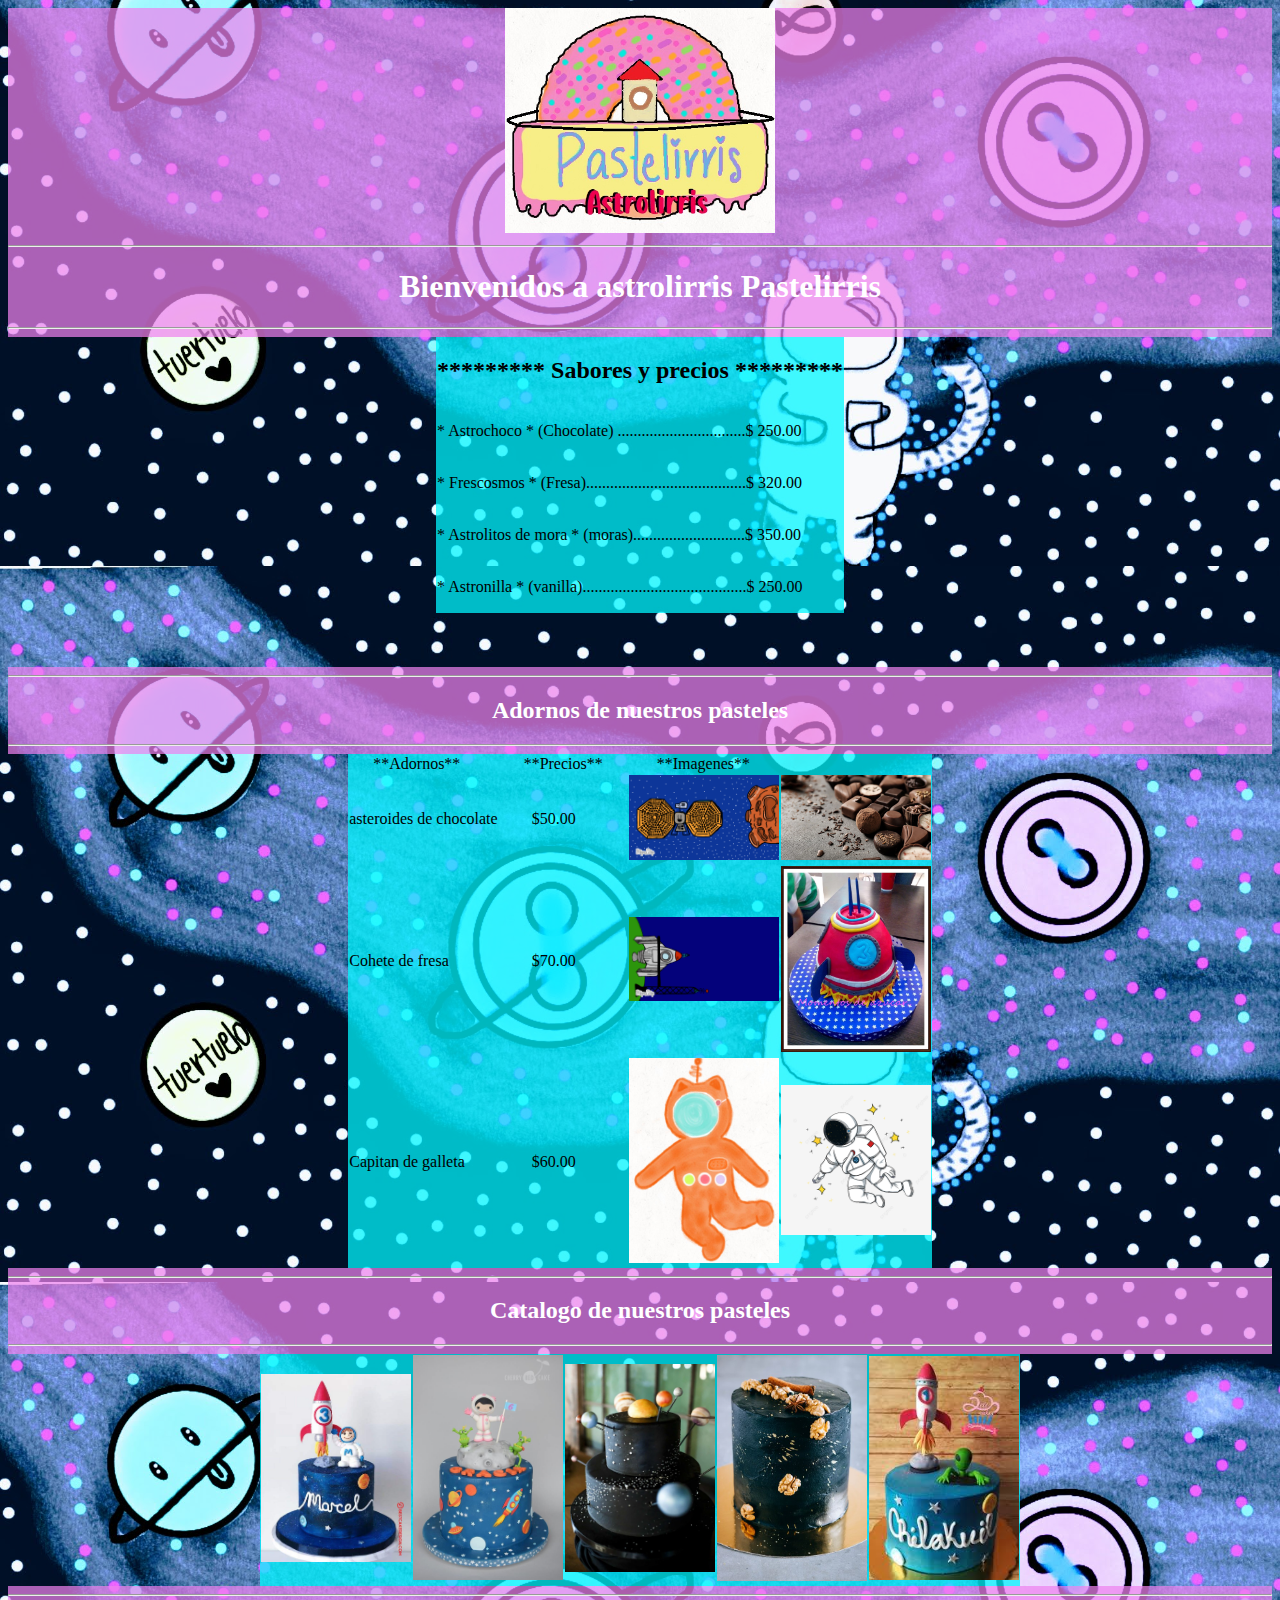
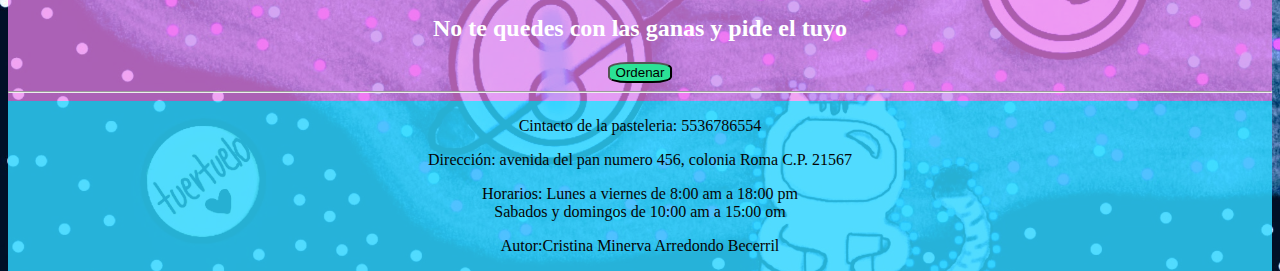
<file: Semana2/index.html>
<!DOCTYPE html>
<HTML lang="en">
    <HEAD>
        <meta charset="UTF-8">
        <meta http-equiv="X-UA-Compatible" content="IE-edge">
        <meta name="viewport" content="width=device-width, initial-scale=1.0">
        <title>Astrolitos Pastelirris
        </title>
        <link rel="stylesheet" href="">
        <style></style>
    </HEAD>
    <body background="imagenes/IMG_4470 Copy.JPG">

    
        <!-- <h1>Bienvenidos explorers</h1> Podemos utilizar para recomendaciones-->
        <!-- <h2>Bienvenidos explorers</h2> Podemos utilizar para recomendaciones-->
        <!-- <h3>Bienvenidos explorers</h3> Podemos utilizar para recomendaciones
        <h1>Bienvenidos explorers</h1>
        <h2>Práctica 1</h2>
        <p>Este es un parrafo para los explorers Este es un parrafo para los explorers Este es un parrafo para los explorers
            Este es un parrafo para los explorers Este es un parrafo para los explorers Este es un parrafo para los explorers
        </p>
        <br>
        <a href="https://github.com/LaunchX-InnovaccionVirtual/FrontEnd-Mision/tree/main/02%20-%20HTML/practicas" target="blank">Link a launchX</a>
        <img src="https://imgur.com/gallery/Dbgfutb.jpeg" alt="superman">
        <a href=""><img src="imagenes/superman.jpeg"></a>-->
        <style type="text/css">
            /*body {
              color: rgb(0, 0, 0);
              background-color: #ffec95 
              
            }*/
            button{
                color: black;
                background-color: rgb(43, 226, 150);
                border-radius: 30%;
            }
            footer{
            color: rgb(5, 5, 5);
            align-content: center;
            align-items: center;
            text-align: center;
            background-color: rgba(46, 213, 255, 0.829)
        }
            div{
                color: rgb(255, 255, 255);
                align-content: center;
                align-items: center;
                text-align: center;
                background-color: rgba(238, 130, 238, 0.719);
            }
            
            body {
                height: 400px;
               /* background-image: ;*/
                background-size: cover;
                background-repeat: repeat-y;
                background-position: center center;
                color: rgb(0, 0, 0)

            }
            table {
                background-color: #00f7ffbe;
                margin: 0 auto;
                border-collapse: collapse;
            }
            </style>
          
        <div> 
            <img src="imagenes/IMG_4493.jpg" alt="Astrolitos" width="270px">
        </div>
        <div> 
            <hr>
                <h1>Bienvenidos a astrolirris Pastelirris</h1>
            
         <hr>
        </div>
        <table>  
               <tr><td><h2> ********* Sabores y precios *********</h2></td></tr>  
               <tr><td><p>  * Astrochoco * (Chocolate) ................................$ 250.00</p></td> </tr> 
               <tr><td><p>  * Frescosmos * (Fresa)........................................$ 320.00</p></td> </tr>
               <tr><td><p>  * Astrolitos de mora * (moras)............................$ 350.00</p></td> </tr>
               <tr> <td><p>  * Astronilla * (vanilla).........................................$ 250.00</p> </td></tr> 
           
          
        </table>
        <br>
        <br>
        <br>
        <div> 
            <hr>
                <h2 id="a">Adornos de nuestros pasteles</h2>
            
         <hr>
        </div> 

        <table>
            <tr>
                <td> &nbsp; &nbsp; &nbsp; **Adornos** &nbsp; &nbsp;&nbsp;  </td>
                <td> &nbsp; &nbsp; &nbsp; **Precios** &nbsp; &nbsp; &nbsp;</td>
                <td> &nbsp; &nbsp;&nbsp; &nbsp; **Imagenes** &nbsp; &nbsp; &nbsp;</td>
            </tr>
            <tr>
                <td> asteroides de chocolate </td>
                <td> &nbsp; &nbsp; &nbsp; &nbsp; $50.00 &nbsp;&nbsp; &nbsp; &nbsp;</td>
                <td> <img src="imagenes/viajealucy.gif" alt="Asteroides de Chocolate" width="150px"></td>
                <td> <img src="imagenes/Asteroides.webp"alt="Cohete" width="150ox"</td>

            </tr>
            <tr>
                <td> Cohete de fresa</td>
                <td> &nbsp; &nbsp; &nbsp; &nbsp; $70.00 &nbsp; &nbsp; &nbsp; &nbsp;</td>
                <td> <img src="imagenes/lucy_D .gif" alt="Astrolitos" width="150px"></td>
                <td> <img src="imagenes/Cohete.jpg " alt="Cohete" width="150ox"></td>
            </tr>
            <tr>
                <td> Capitan de galleta</td>
                <td> &nbsp; &nbsp; &nbsp; &nbsp; $60.00 &nbsp; &nbsp; &nbsp; &nbsp;</td>
                <td> <img src="imagenes/IMG_4498.jpg" alt="Astrolitos" width="150px"></td>
                <td> <img src="imagenes/Astronauta.jpg" alt="Astronauta" width="150ox"></td>

            </tr>
        </table>

        <table>
            <div> 
                <hr>
                    <h2>Catalogo de nuestros pasteles</h2>
                
             <hr>
            </div>
            
        
            <tr>
                <td><img src="imagenes/Pastel1.jpg" alt="Pastel1" width="150ox"></td>
                <td><img src="imagenes/Pastel2.jpg" alt="Pastel2" width="150ox"></td>
                <td><img src="imagenes/Pastel3.jpg" alt="Pastel3" width="150ox"></td>
                <td><img src="imagenes/Pastel4.jpg" alt="Pastel4" width="150ox"></td>
                <td><img src="imagenes/Pastel5.jpg" alt="Pastel5" width="150ox"></td>
            </tr>
        </table>

        <div> 
            <hr>
                <h2>No te quedes con las ganas y pide el tuyo </h2>
                <a href="Formulario.html">
                   <button >Ordenar</button> 
                </a>
         <hr>
        </div>
        <footer>
            <p>Cintacto de la pasteleria: 5536786554</p>
            <p>Dirección: avenida del pan numero 456, colonia Roma C.P. 21567</p>
            <P>Horarios: Lunes a viernes de 8:00 am a 18:00 pm 
                <br>
                Sabados y domingos de 10:00 am a 15:00 om
            </P>
            <p>Autor:Cristina Minerva Arredondo Becerril </p>
          </footer>
    </body>
</HTML>
</file>
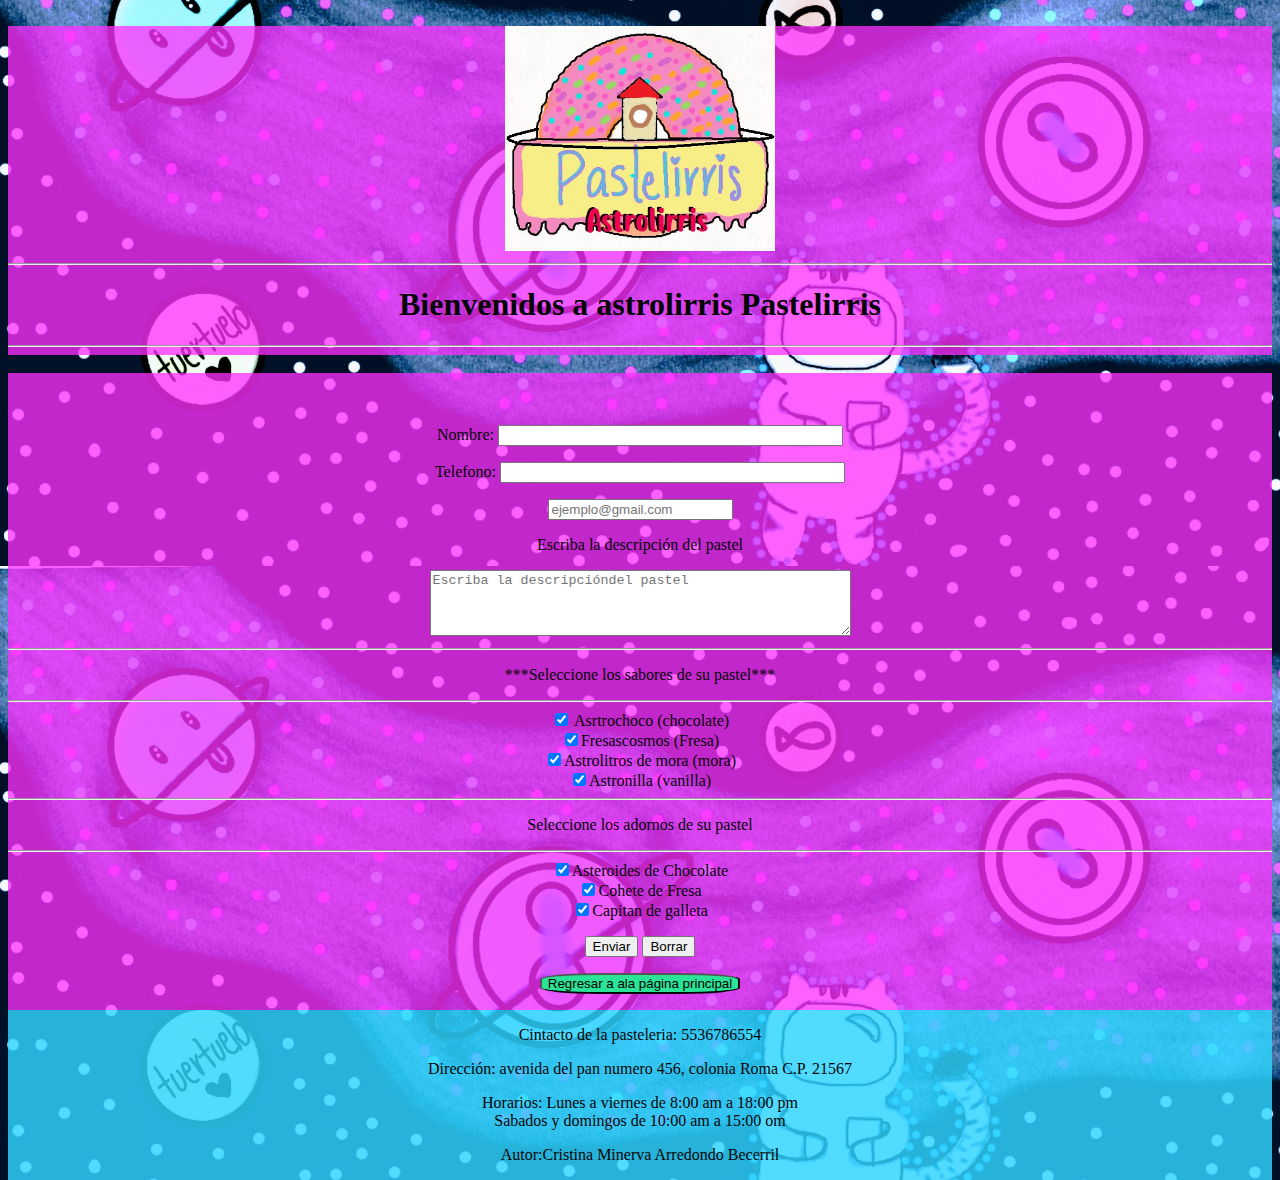
<file: Semana2/Formulario.html>
<!DOCTYPE html>
<HTML lang="en">
    <HEAD>
        <meta charset="UTF-8">
        <meta http-equiv="X-UA-Compatible" content="IE-edge">
        <meta name="viewport" content="width=device-width, initial-scale=1.0">
        <title>Astrolitos Pastelirris
        </title>
        <link rel="stylesheet" href="">
        <style></style>
    </HEAD>
    <style type="text/css">
        /*body {
          color: rgb(0, 0, 0);
          background-color: #ffec95 
          
        }*/
        button{
            color: black;
            background-color: rgb(43, 226, 150);
            border-radius: 30%;
        }
        footer{
            color: rgb(5, 5, 5);
            align-content: center;
            align-items: center;
            text-align: center;
            background-color: rgba(46, 213, 255, 0.829)
        }
        div{
            color: rgb(5, 5, 5);
            align-content: center;
            align-items: center;
            text-align: center;
            background-color: rgba(255, 47, 255, 0.76);
        }
        
        body {
            height: 400px;
           /* background-image: ;*/
            background-size: cover;
            background-repeat: repeat-y;
            background-position: center center;
            color: rgb(0, 0, 0)

        }
        table {
            background-color: #00f7ffbe;
            margin: 0 auto;
            border-collapse: collapse;
        }
        </style>
    <body background="imagenes/IMG_4470 Copy.JPG">
        <br>
        <div> 
            <img src="imagenes/IMG_4493.jpg" alt="Astrolitos" width="270px">
        </div>
        <div> 
            <hr>
                <h1>Bienvenidos a astrolirris Pastelirris</h1>
            
         <hr>
        </div>
        <br>
     <div>
         <br>
         <br>
        <form action="ejemplo.php" method="get">
            <p>Nombre: <input type="text" name="nombre" size="40"></p>
            <p>Telefono: <input type="text" name="Telefono" size="40"></p>
            <input type="email" placeholder="ejemplo@gmail.com">
            <p>Escriba la descripción del pastel</p>
            <textarea name="texto" rows="4" cols="50" placeholder="Escriba la descripcióndel pastel "></textarea>
            <hr>
            <p>***Seleccione los sabores de su pastel***</p>
            <hr>
            <input type="checkbox" name="chocolate" checked> Asrtrochoco (chocolate)
            <br>
            <input type="checkbox" name="Fresas" checked>Fresascosmos (Fresa)
            <br>
            <input type="checkbox" name="moras" checked>Astrolitros de mora (mora)
            <br>
            <input type="checkbox" name="vanilla" checked>Astronilla (vanilla)
            <br>
            <hr>
            <p>Seleccione los adornos de su pastel </p>
            <hr>
            <input type="checkbox" name="Asteroides de Chocolate" checked>Asteroides de Chocolate
            <br>
            <input type="checkbox" name="Cohete de Fresa" checked>Cohete de Fresa 
            <br>
            <input type="checkbox" name="Capitan de galleta" checked>Capitan de galleta 
            <p>
              <input type="submit" value="Enviar">
              <input type="reset" value="Borrar">
            </p>
            <p>
                <a href="index.html">
                    <button >Regresar a ala página principal</button> 
                 </a>
            </p>
          </form>
     </div>

     <footer>
        <p>Cintacto de la pasteleria: 5536786554</p>
        <p>Dirección: avenida del pan numero 456, colonia Roma C.P. 21567</p>
        <P>Horarios: Lunes a viernes de 8:00 am a 18:00 pm 
            <br>
            Sabados y domingos de 10:00 am a 15:00 om
        </P>
        <p>Autor:Cristina Minerva Arredondo Becerril </p>
      </footer>
    </body>
 </HTML>
</file>
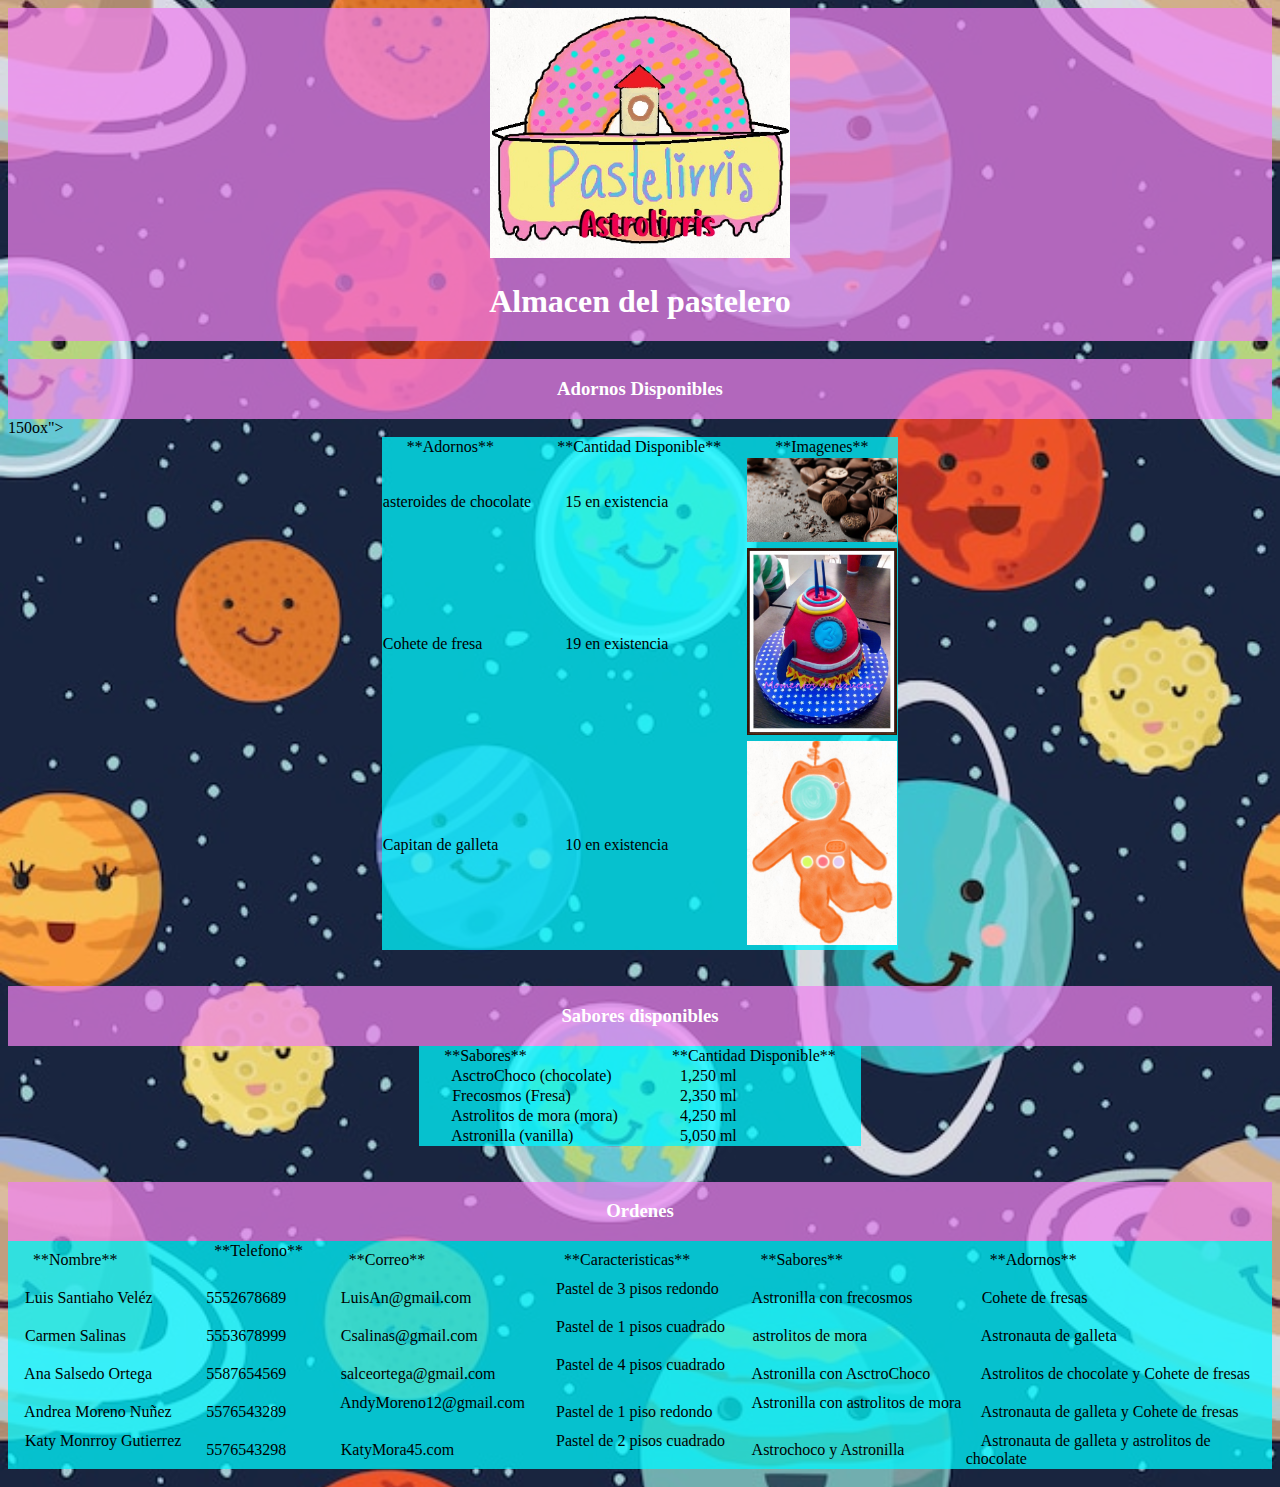
<file: Semana2/PasteleroPedidos.html>
<!DOCTYPE html>
<HTML lang="en">
    <HEAD>
        <meta charset="UTF-8">
        <meta http-equiv="X-UA-Compatible" content="IE-edge">
        <meta name="viewport" content="width=device-width, initial-scale=1.0">
        <title>Astrolitos Pastelirris
        </title>
        <link rel="stylesheet" href="">
        <style></style>
    </HEAD>
    <body background="imagenes/FondoPastelero2.jpg">
        <style type="text/css">
            /*body {
              color: rgb(0, 0, 0);
              background-color: #ffec95 
              
            }*/
            button{
                color: black;
                background-color: rgb(43, 226, 150);
                border-radius: 30%;
            }
            footer{
            color: rgb(5, 5, 5);
            align-content: center;
            align-items: center;
            text-align: center;
            background-color: rgba(46, 213, 255, 0.829)
        }
            div{
                color: rgb(255, 255, 255);
                align-content: center;
                align-items: center;
                text-align: center;
                background-color: rgba(238, 130, 238, 0.719);
            }
            
            body {
                height: 400px;
               /* background-image: ;*/
                background-size: cover;
                background-repeat: repeat-y;
                background-position: center center;
                color: rgb(0, 0, 0)

            }
            table {
                background-color: #00f7ffbe;
                margin: 0 auto;
                border-collapse: collapse;
            }
            </style>
                <div> 
                    <img src="imagenes/IMG_4493.jpg" alt="Astrolitos" width="300px">
                </div>
        <div>
           <h1>Almacen del pastelero </h1>         
        </div>
        <br>
        <div>
            <h3>Adornos Disponibles</h3>
        </div>
        <table>
            <tr>
                <td> &nbsp; &nbsp; &nbsp; **Adornos** &nbsp; &nbsp;&nbsp;  </td>
                <td> &nbsp; &nbsp; &nbsp; **Cantidad Disponible** &nbsp; &nbsp; &nbsp;</td>
                <td> &nbsp; &nbsp;&nbsp; &nbsp; **Imagenes** &nbsp; &nbsp; &nbsp;</td>
            </tr>
            <tr>
                <td> asteroides de chocolate </td>
                <td> &nbsp; &nbsp; &nbsp; &nbsp; 15 en existencia &nbsp;&nbsp; &nbsp; &nbsp;</td>
                <td> <img src="imagenes/Asteroides.webp"alt="Cohete" width="150ox"</td>

            </tr>
            <tr>
                <td> Cohete de fresa</td>
                <td> &nbsp; &nbsp; &nbsp; &nbsp; 19 en existencia &nbsp; &nbsp; &nbsp; &nbsp;</td>
                <td> <img src="imagenes/Cohete.jpg " alt="Cohete" width="150ox"></td>
            </tr>
            <tr>
                <td> Capitan de galleta</td>
                <td> &nbsp; &nbsp; &nbsp; &nbsp; 10 en existencia &nbsp; &nbsp; &nbsp; &nbsp;</td>
                <td> <img src="imagenes/IMG_4498.jpg" alt="Astrolitos" width="150px"></td>150ox"></td>

            </tr>
        </table>
        <br>
        <br>
        <div>
            <h3>Sabores disponibles</h3>
        </div>
        <table>
            <tr>
                <td> &nbsp; &nbsp; &nbsp; **Sabores** &nbsp; &nbsp;&nbsp;  </td>
                <td> &nbsp; &nbsp; &nbsp; **Cantidad Disponible** &nbsp; &nbsp; &nbsp;</td>
            </tr>
            <tr>
                <td> &nbsp; &nbsp; &nbsp; &nbsp; AsctroChoco (chocolate) &nbsp;&nbsp; &nbsp; &nbsp;</td>
                <td> &nbsp; &nbsp; &nbsp; &nbsp; 1,250 ml &nbsp;&nbsp; &nbsp; &nbsp;</td>
            </tr>
            <tr>
                <td> &nbsp; &nbsp; &nbsp; &nbsp; Frecosmos (Fresa) &nbsp;&nbsp; &nbsp; &nbsp;</td>
                <td> &nbsp; &nbsp; &nbsp; &nbsp; 2,350 ml &nbsp;&nbsp; &nbsp; &nbsp;</td>

            </tr>
            <tr>
                <td> &nbsp; &nbsp; &nbsp; &nbsp; Astrolitos de mora (mora) &nbsp;&nbsp; &nbsp; &nbsp;</td>
                <td> &nbsp; &nbsp; &nbsp; &nbsp; 4,250 ml &nbsp;&nbsp; &nbsp; &nbsp;</td>
            </tr>
            <tr>
                <td> &nbsp; &nbsp; &nbsp; &nbsp; Astronilla (vanilla) &nbsp;&nbsp; &nbsp; &nbsp;</td>
                <td> &nbsp; &nbsp; &nbsp; &nbsp; 5,050 ml &nbsp;&nbsp; &nbsp; &nbsp;</td>

            </tr>
    
            </tr>
        </table>    
        <br>
        <br>
        <div>
            <h3>Ordenes</h3>
        </div>
        <table>
            <tr>
                <td> &nbsp; &nbsp; &nbsp; **Nombre** &nbsp; &nbsp;&nbsp;  </td>
                <td> &nbsp; &nbsp; &nbsp; **Telefono** &nbsp; &nbsp; &nbsp;</td>
                <td> &nbsp; &nbsp; &nbsp; **Correo** &nbsp; &nbsp; &nbsp;</td>
                <td> &nbsp; &nbsp; &nbsp; **Caracteristicas** &nbsp; &nbsp; &nbsp;</td>
                <td> &nbsp; &nbsp; &nbsp; **Sabores** &nbsp; &nbsp; &nbsp;</td>
                <td> &nbsp; &nbsp; &nbsp; **Adornos** &nbsp; &nbsp; &nbsp;</td>
            </tr>
            <tr>
                <td> &nbsp; &nbsp;  Luis Santiaho Veléz &nbsp; &nbsp;</td>
                <td> &nbsp; &nbsp;  5552678689  &nbsp; &nbsp;</td>
                <td> &nbsp; &nbsp;  LuisAn@gmail.com  &nbsp; &nbsp;</td>
                <td> &nbsp; &nbsp;  Pastel de 3 pisos redondo  &nbsp; &nbsp;</td>
                <td> &nbsp; &nbsp;  Astronilla con frecosmos  &nbsp; &nbsp;</td>
                <td> &nbsp; &nbsp;  Cohete de fresas &nbsp; &nbsp;</td>
            </tr>
            <tr>
                <td> &nbsp; &nbsp;  Carmen Salinas &nbsp; &nbsp;</td>
                <td> &nbsp; &nbsp;  5553678999  &nbsp; &nbsp;</td>
                <td> &nbsp; &nbsp;  Csalinas@gmail.com  &nbsp; &nbsp;</td>
                <td> &nbsp; &nbsp;  Pastel de 1 pisos cuadrado  &nbsp; &nbsp;</td>
                <td> &nbsp; &nbsp;  astrolitos de mora  &nbsp; &nbsp;</td>
                <td> &nbsp; &nbsp;  Astronauta de galleta &nbsp; &nbsp;</td>
            </tr>
            <tr>
                <td> &nbsp; &nbsp;  Ana Salsedo Ortega &nbsp; &nbsp;</td>
                <td> &nbsp; &nbsp;  5587654569  &nbsp; &nbsp;</td>
                <td> &nbsp; &nbsp;  salceortega@gmail.com  &nbsp; &nbsp;</td>
                <td> &nbsp; &nbsp;  Pastel de 4 pisos cuadrado  &nbsp; &nbsp;</td>
                <td> &nbsp; &nbsp;  Astronilla con AsctroChoco  &nbsp; &nbsp;</td>
                <td> &nbsp; &nbsp;  Astrolitos de chocolate y Cohete de fresas &nbsp; &nbsp;</td>
            </tr>
            <tr>
                <td> &nbsp; &nbsp;  Andrea Moreno Nuñez &nbsp; &nbsp;</td>
                <td> &nbsp; &nbsp;  5576543289  &nbsp; &nbsp;</td>
                <td> &nbsp; &nbsp;  AndyMoreno12@gmail.com  &nbsp; &nbsp;</td>
                <td> &nbsp; &nbsp;  Pastel de 1 piso redondo   &nbsp; &nbsp;</td>
                <td> &nbsp; &nbsp;  Astronilla con astrolitos de mora  &nbsp; &nbsp;</td>
                <td> &nbsp; &nbsp;  Astronauta de galleta y Cohete de fresas &nbsp; &nbsp;</td>
            </tr>
            <tr>
                <td> &nbsp; &nbsp;  Katy Monrroy Gutierrez &nbsp; &nbsp;</td>
                <td> &nbsp; &nbsp;  5576543298  &nbsp; &nbsp;</td>
                <td> &nbsp; &nbsp;  KatyMora45.com  &nbsp; &nbsp;</td>
                <td> &nbsp; &nbsp;  Pastel de 2 pisos cuadrado  &nbsp; &nbsp;</td>
                <td> &nbsp; &nbsp;  Astrochoco y Astronilla  &nbsp; &nbsp;</td>
                <td> &nbsp; &nbsp;  Astronauta de galleta y astrolitos de chocolate &nbsp; &nbsp;</td>
            </tr>

           </table>
        <br>
    </body>
</HTML>
</file>
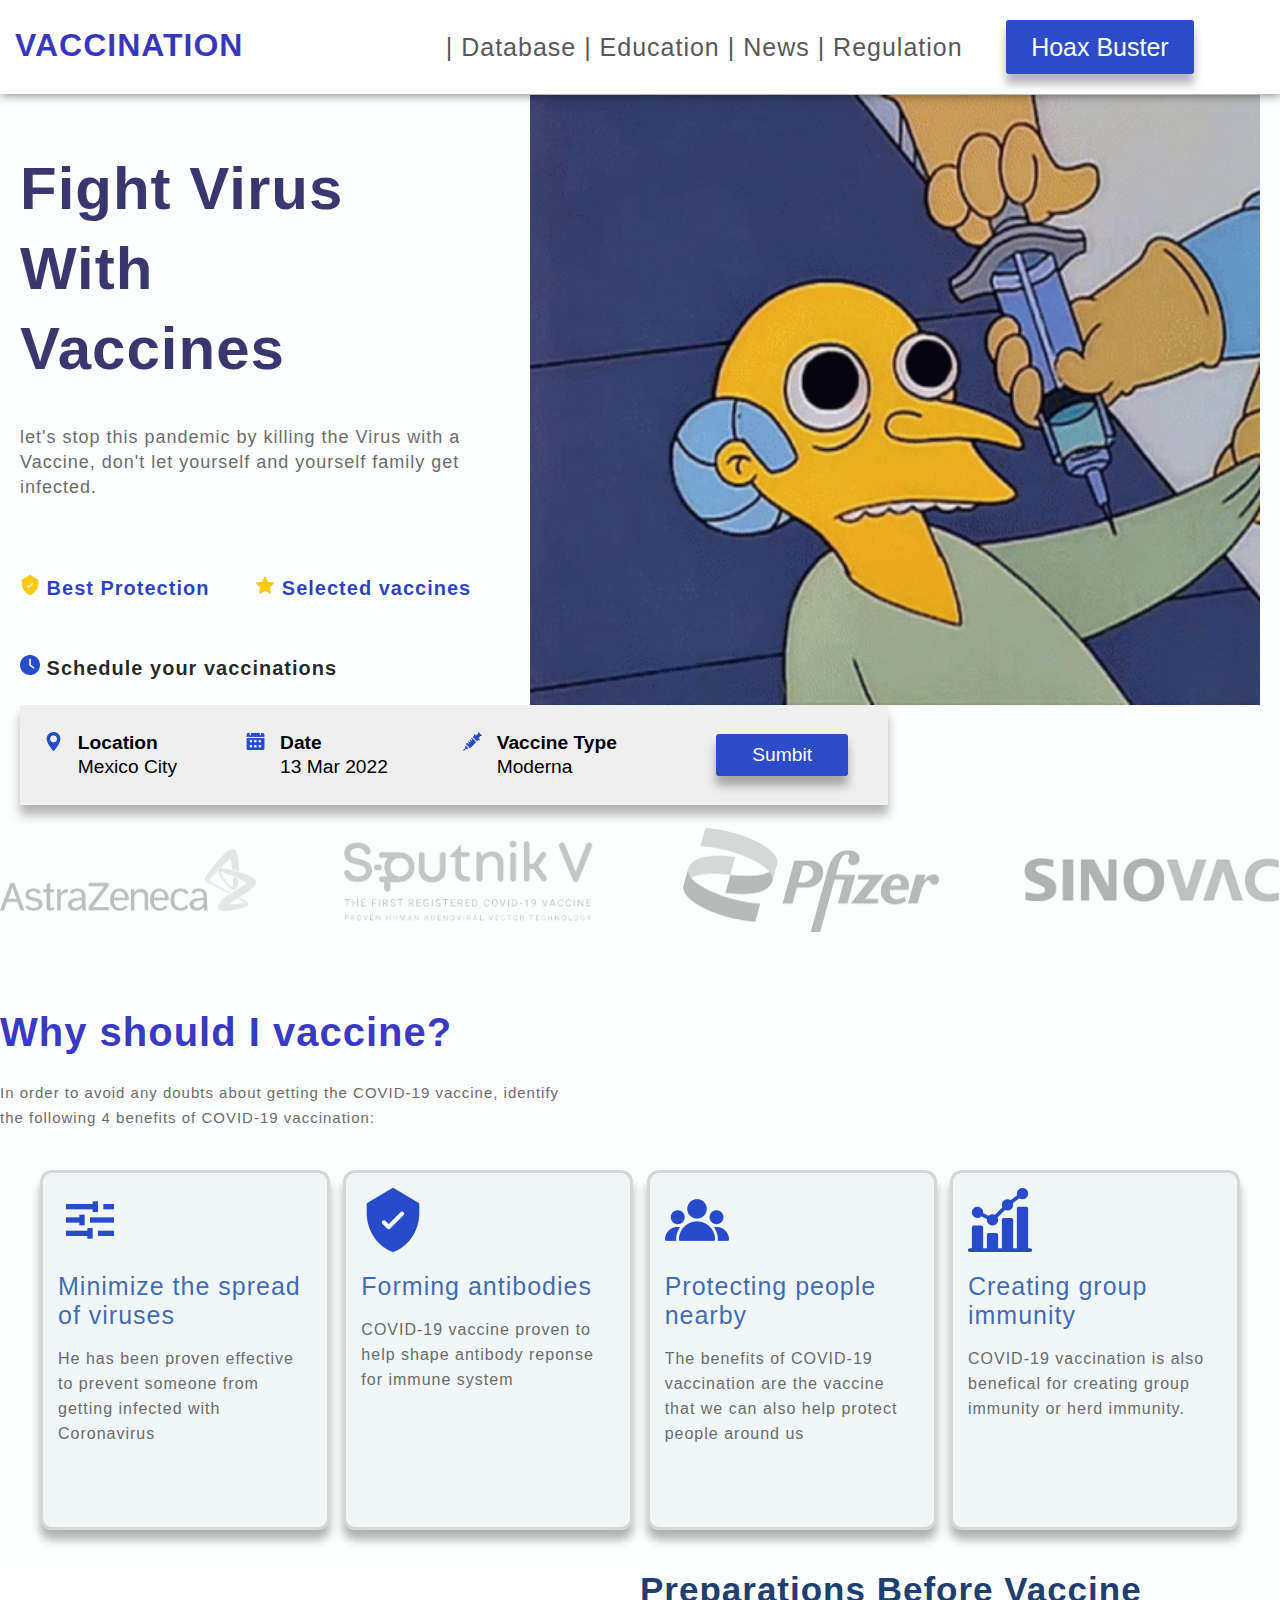
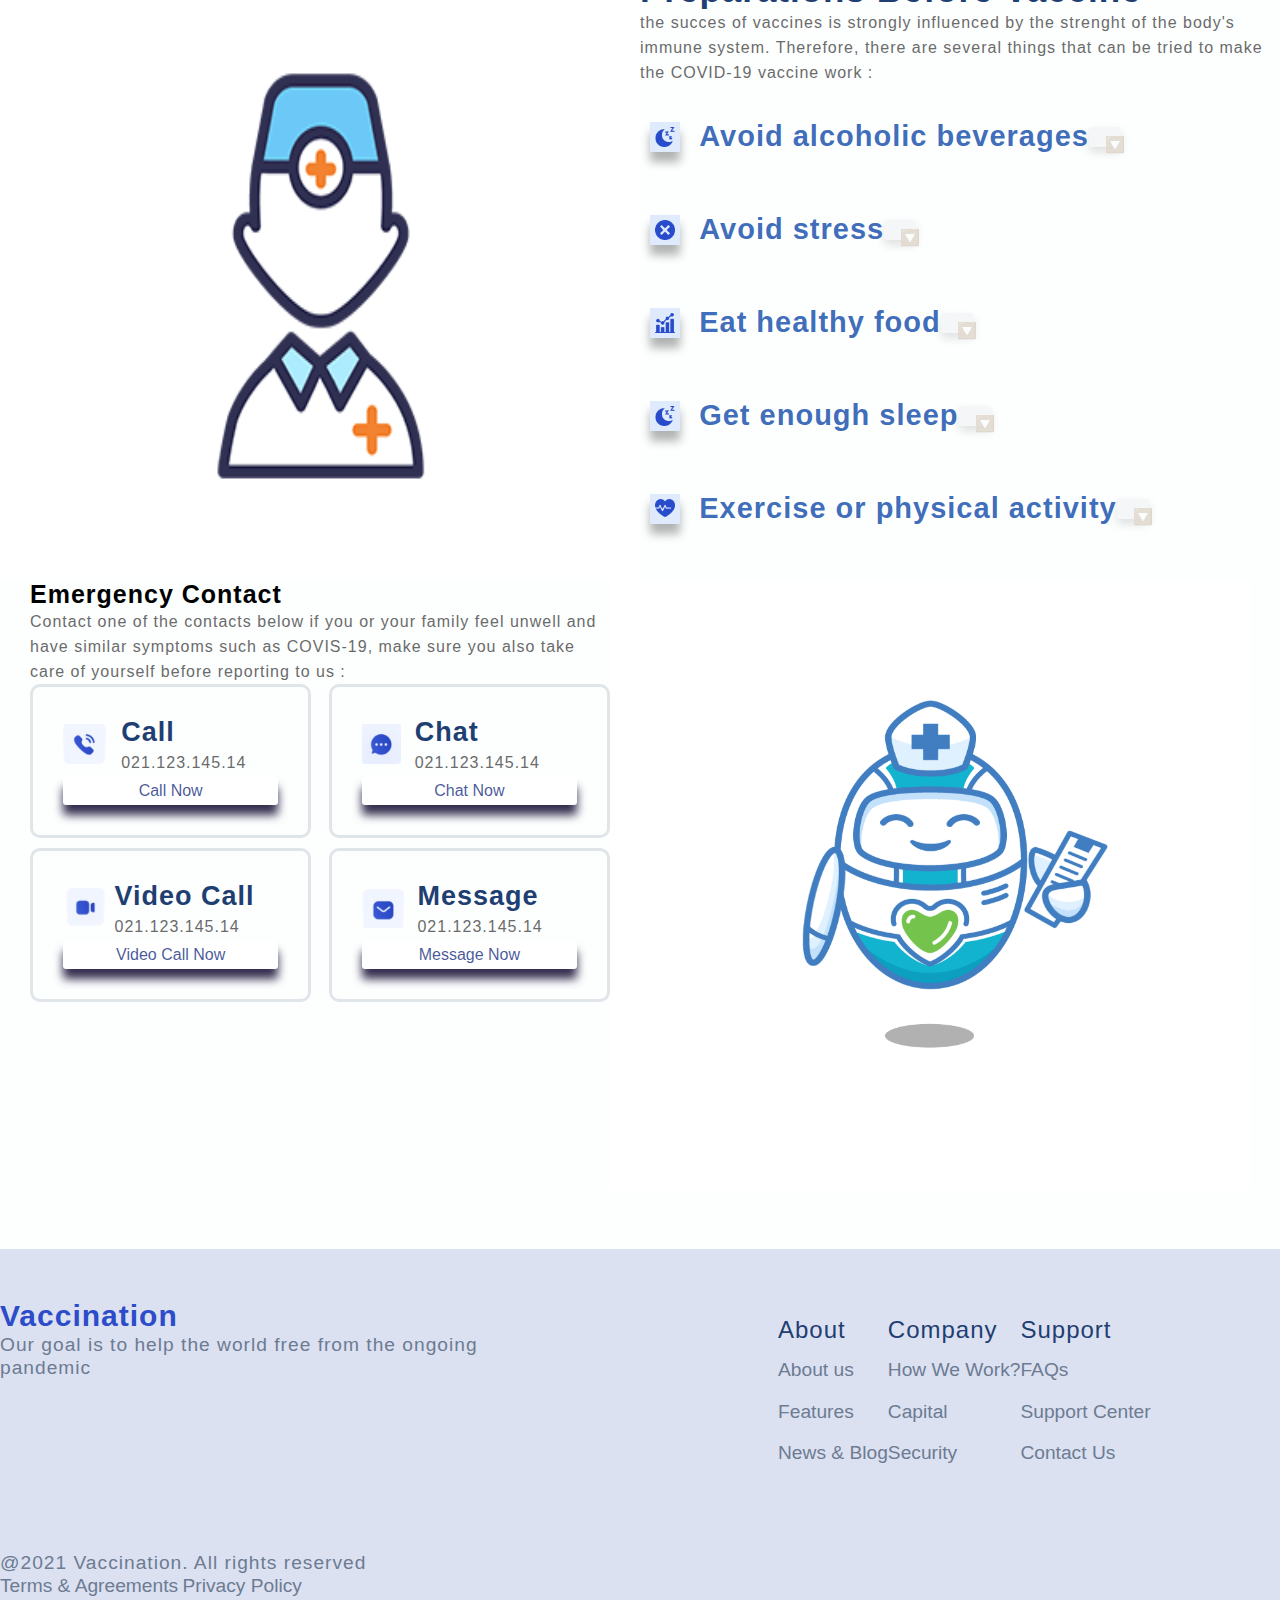
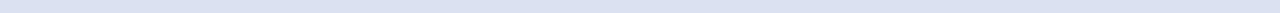
<file: Semana3/index2.html>
<!DOCTYPE html>
<html lang="es">

<head>
  <LInk rel="stylesheet" href="styles/Styles2.css">
  </LInk>
</head>
<!--Menu de la página web-->
<header>
  <nav class="menu-principal">
    <ul>
      <li>
        <a id="vaccination"> VACCINATION &nbsp; &nbsp;&nbsp; &nbsp; &nbsp; &nbsp;
          &nbsp; &nbsp; &nbsp;&nbsp;
          &nbsp;</a>
        <a href="#"> | Database </a>
        <a href="#"> | Education </a>
        <a href="#"> | News </a>
        <a href="#"> | Regulation </a>
        &nbsp; &nbsp; &nbsp; &nbsp;
        <a href=""> <button>Hoax Buster</button></a>
      </li>
    </ul>

  </nav>
</header>

<body>
  <!-- Primera sección-->
  <section id="head">
    <div class="head-data">
      <div class="enfermera1">
        <img style="float:right; width: 730px; height: 610px;" src="src/img/enfermera5.gif" alt="enfermera" />
      </div>
      <br>
      <br>
      <br>
      <h2 class="FlightVirus">Fight Virus <br>With <br>Vaccines</h2>
      <br>
      <br>
      <p class="parrafo1">let's stop this pandemic by killing the Virus
        with a Vaccine, don't let yourself and yourself
        family get infected.
        <br>
        <br>
        <br>
        <br>

      <p class="parrafo2">
        <img src="src/img/shield.png" alt="">
        <b>Best Protection &nbsp; &nbsp; &nbsp;</b>
        <img src="src/img/star.png" alt="">
        <b>Selected vaccines</b>
      </p>
      </p>

      <br>
      <br>
      <br>
      <p class="horario">
        <img src="src/img/time.png" alt="Horario">
        <b>Schedule your vaccinations</b>
      </p>
      <div class="cita">
        <table>
          <tr>
            <th rowspan="2"><img src="src/img/location.png" alt=""></th>
            <th>Location</th>
            <th rowspan="2"><img src="src/img/fecha.png" alt=""></th>
            <th>Date</th>
            <th rowspan="2"><img src="src/img/dosis.png" alt=""></th>
            <th>Vaccine Type</th>
            <th rowspan="2"><button>Sumbit</button></th>
          </tr>
          <tr>
            <td>Mexico City</td>
            <td>13 Mar 2022</td>
            <td>Moderna</td>
          </tr>
        </table>

      </div>
    </div>
  </section>
  <!--Segunda sección-->
  <section>
    <div class="vacunas">
      <img src="src/img/astrazeneca-logo.png" alt="vacuna Astra Zeneca">
      <img src="src/img/Sputnik-logo.png" alt="vacuna de Sputnik">
      <img src="src/img/Pfizer-logo.png" alt="vacuna de Pfizer">
      <img src="src/img/Sinovac-logo.png" alt="vacuna de Sinovac">
    </div>
  </section>
  <!--Tercera sección-->
  <section class="WhyShould">
    <h2>Why should I vaccine?</h2>
    <p>
      In order to avoid any doubts about getting the COVID-19 vaccine,
      identify the following 4 benefits of COVID-19 vaccination:
    </p>
  </section>
  <!--Cuarta sección-->
  <section class="cuartaSec">
    <div class="casillas">
      <ul>
        <li class="iconos">
          <img src="src/img/tune.png" alt="icono de ajustes">
        </li>
        <li>
          <h4>Minimize the spread of viruses</h4>
        </li>
        <li>
          <p>
            He has been proven effective to prevent someone
            from getting infected with Coronavirus
          </p>
        </li>
      </ul>
      <!--segunda casilla-->
      <ul>
        <li class="iconos">
          <img src="src/img/shieldBlue.png" alt="icono de beneficios">
        </li>
        <li>
          <h4>Forming antibodies</h4>
        </li>
        <li>
          <p>
            COVID-19 vaccine proven to help shape antibody
            reponse for immune system
          </p>
        </li>
      </ul>
      <ul>
        <li class="iconos">
          <img src="src/img/user.png" alt="icono de uauarios">
        </li>
        <li>
          <h4>Protecting people nearby</h4>
        </li>
        <li>
          <p>
            The benefits of COVID-19 vaccination are the vaccine
            that we can also help protect people around us
          </p>
        </li>
      </ul>
      <ul>
        <li class="iconos">
          <img src="src/img/statistics.png" alt="benefit Icon">
        </li>
        <li class="azulbox">
          <h4>Creating group immunity</h4>
        </li>
        <li>
          <p>
            COVID-19 vaccination is also benefical
            for creating group immunity or herd immunity.
          </p>
        </li>
      </ul>
    </div>
    </div>
  </section>
  <!-- 5ta sección -->
  <section>
    <div>
      <div>
        <img style="float:left; width: 640px; height: 610px;" src="src/img/enfermera6.gif" alt="enfermera" />
      </div>
      <div class="section5">
        <h2>Preparations Before Vaccine</h2>
        <p>
          the succes of vaccines is strongly influenced by the strenght
          of the body's immune system. Therefore,
          there are several things that can be tried to make the COVID-19
          vaccine work :
        </p>
        <ul class="AvoidX">
          <li>
            <div class="StyleBox">
              <img src="src/img/moon.png" alt="icono de luna">
              <h4>Avoid alcoholic beverages</h4>
              <button>🔽</button>
            </div>
            <p>
              Stress has profound effect on inmune work,
              meover, prolonged stress can increase cortisol
              production and oxidative stress in the body.</p>

          </li>
          <li>
            <div class="StyleBox">
              <img src="src/img/tache.png" alt="Icono de tache">
              <h4>Avoid stress</h4>
              <button>🔽</button>
            </div>
            <p class="TextoList">
              Stress has profound effect on inmune work,
              meover, prolonged stress can increase cortisol
              production and oxidative stress in the body.</p>
          </li>
          <li>
            <div class="StyleBox">
              <img src="src/img/statistics.png" alt="icono de grafica">
              <h4>Eat healthy food</h4>
              <button>🔽</button>
            </div>
            <p>
              Stress has profound effect on inmune work,
              meover, prolonged stress can increase cortisol
              production and oxidative stress in the body.
            </p>
          </li>
          <li>
            <div class="StyleBox">
              <img src="src/img/moon.png" alt="icono de luna">
              <h4>Get enough sleep</h4>
              <button>🔽</button>
            </div>
            <p>
              Stress has profound effect on inmune work,
              meover, prolonged stress can increase cortisol
              production and oxidative stress in the body.
            </p>
          </li>
          <li>
            <div class="StyleBox">
              <img src="src/img/Kokoro.png" alt="icono de corazon">
              <h4>Exercise or physical activity</h4>
              <button>🔽</button>
            </div>
            <p>
              Stress has profound effect on inmune work,
              meover, prolonged stress can increase cortisol
              production and oxidative stress in the body.</p>
          </li>
        </ul>
      </div>
  </section>
  <!--Sexta sección-->
  <section class="quintaSec">
    <div>
      <div>
        <img style="float:right; width: 640px; height: 610px;" src="src/img/enfermera7.gif" alt="enfermera" />
      </div>
      <!--texo en cajas-->

      <h2>Emergency Contact</h2>
      <p>
        Contact one of the contacts below if you or your family
        feel unwell and have similar symptoms such as COVIS-19,
        make sure you also take care of yourself before reporting to us :
      </p>
      <ul class="comunicacionboxes">
        <li>
          <table>
            <tr>
              <td rowspan="2"><img src="src/img/phone.jpg" alt=""></td>
              <td>
                <h4 class="titulosbox">Call</h4>
              </td>
            </tr>
            <tr>
              <td>
                <p>021.123.145.14</p>
              </td>
            </tr>
            <tr>
              <td colspan="2"><button>Call Now</button></td>
            </tr>
          </table>
        </li>
        <li>
          <table>
            <tr>
              <td rowspan="2"><img src="src/img/message.jpg" alt=""></td>
              <td>
                <h4 class="titulosbox">Chat</h4>
              </td>
            </tr>
            <tr>
              <td>
                <p>021.123.145.14</p>
              </td>
            </tr>
            <tr>
              <td colspan="2"><button>Chat Now</button></td>
            </tr>
          </table>
        </li>
        <li>
          <table>
            <tr>
              <td rowspan="2"><img src="src/img/video.jpg" alt=""></td>
              <td>
                <h4 class="titulosbox">Video Call</h4>
              </td>
            </tr>
            <tr>
              <td>
                <p>021.123.145.14</p>
              </td>
            </tr>
            <tr>
              <td colspan="2"><button>Video Call Now</button></td>
            </tr>
          </table>
        </li>
        <li>
          <table>
            <tr>
              <td rowspan="2"><img src="src/img/sobre.jpg" alt=""></td>
              <td>
                <h4 class="titulosbox">Message</h4>
              </td>
            </tr>
            <tr>
              <td>
                <p>021.123.145.14</p>
              </td>
            </tr>
            <tr>
              <td colspan="2"><button>Message Now</button></td>
            </tr>
          </table>
        </li>
      </ul>
    </div>
    </div>
  </section>
  </main>
  <footer>
    <div>
      <div class="footer">
        <div class="footer1">
          <h3>Vaccination</h3>
          <p>Our goal is to help the world free from the ongoing pandemic</p>
        </div>
        <div class="footer2">
          <ul>
            <li>
              <h4>About</h4>
            </li>
            <li><a href="#">About us</a></li>
            <li><a href="#">Features</a></li>
            <li><a href="#">News & Blog</a></li>
          </ul>
          <ul>
            <li>
              <h4>Company</h4>
            </li>
            <li><a href="#">How We Work?</a></li>
            <li><a href="#">Capital</a></li>
            <li><a href="#">Security</a></li>
          </ul>
          <ul>
            <li>
              <h4>Support</h4>
            </li>
            <li><a href="#">FAQs</a></li>
            <li><a href="#">Support Center</a></li>
            <li><a href="#">Contact Us</a></li>
          </ul>
        </div>
      </div>
      <div class="footer4">
        <p>@2021 Vaccination. All rights reserved</p>
        <div class="footer3">
          <a href="#">Terms & Agreements</a>
          <a href="#">Privacy Policy</a>
        </div>
      </div>
  </footer>
</body>

</html>
</file>
<file: Semana3/styles/Styles2.css>
/*Barra de menu
1) margin y pading pone la caja en toda la pantalla con 0 */
* {
    margin: 0;
    padding: 0;
    font-family: 'Montserrat', sans-serif;
    box-sizing: border-box;
}

p {
    font-size: 16px;
    letter-spacing: 1px;
    line-height: 25px;
}

h1 {
    font-size: 30px;
    letter-spacing: 1px;
}

h2 {
    font-size: 25px;
    letter-spacing: 1px;
}

h3 {
    font-size: 22px;
    letter-spacing: 1px;
}

h4 {
    font-size: 20px;
    letter-spacing: 1px;
}
/*Color del fondo*/
body{
    background-color: rgb(253, 255, 255);
}

/*******************************************************************************/
/*Formato del menu
 1)  ancho del menu en porcentaje 
 2) Color de la barra superior 
 3) sombra debajo del menu, grosor y color
 */
header {
    width: 100%;
    background: rgba(255, 255, 255, 0.911);
    box-shadow: 1px 1px 10px rgba(5, 62, 148, 0.507);
    position: absolute;
    align-items: center;
    box-shadow: 1px 1px 10px rgba(0,0,0,0.5);
    
}
#head {
    height: 600px;
    padding: 95px 20px 20px 20px;
    background-position: left;
    background-repeat: no-repeat;

}
/*Estilo de la lista 
  1) sin estilo de la lista 
*/
header .menu-principal ul {
    list-style: none;
}
/* Borde del menu superior
  ancho y altura*/
header .menu-principal ul li {
    padding: 20px 15px;
}
/*Elementos de la lista 
  1) tamaño de la letra
  2) color de la letra
  3) espacio entre caracteres
  4)tipo de letra
  5) sin decoración en el texto (le quita la subrayado)*/
header .menu-principal ul li a {
    font-size: 25px;
    color: #585858;
    letter-spacing: 1px;
    font-family: 'Open Sans', sans-serif;
    text-decoration: none;
}
button{
    background-color: #2c4cca;
    border: none;
    border-radius: 3px;
    box-shadow: 0px 10px 10px rgba(0, 0, 0, 0.3);
    color: white;
    font-family:'Franklin Gothic Medium', 'Arial Narrow', Arial, sans-serif;
    font-size: 1em;
    padding: .5em 1em;
    text-decoration: none;
}
#vaccination{
    color: rgba(0, 0, 172, 0.788);
    font-size:xx-large;
    font-weight:bold;
}

.enfermera1 img{
    position:static;
}
.FlightVirus{
    color: rgba(3, 3, 71, 0.788);
    line-height: 80px;
    font-size:60px;
    font-weight:bold;
    font-family:'Lucida Sans', 'Lucida Sans Regular', 'Lucida Grande', 'Lucida Sans Unicode', Geneva, Verdana, sans-serif;
}
.parrafo1{
    color: rgb(107, 107, 107);
    font-size: 18px;
    font-family: Verdana, Geneva, Tahoma, sans-serif;

}

 .parrafo2 img{
    height: 1em;
 }
 .parrafo2{
    list-style: none;
    color: rgba(4, 31, 182, 0.842);
    font-weight: bold;
    font-size: 20px;

}
.horario img{
    height: 1em;
    position:static;
}

.horario{
    list-style: none;
    color: rgba(0, 0, 0, 0.842);
    font-weight: bold;
    font-size: 20px;
    font-weight: bold;
    position:static;
}

.cita {
    position: relative;
    align-items: center;
    background-color: rgba(233, 233, 233, 0.733);
    box-shadow: 0px 10px 10px rgba(0, 0, 0, 0.3);
    display: flex;
    height: 100px;
    width: 70%;
  }
  .cita img{
    height: 1em;
  }
  .cita table {
    font-family: 'League Spartan', sans-serif;
    font-size: 1.2em;
    font-weight: 400;
    margin: auto;
    text-align: left;
    vertical-align: middle;
    width: 95%;
  }
  .cita table th {
    vertical-align: top;
  }
  .cita table th:last-child {
    text-align: center;
    vertical-align: middle;
  }
  .cita table th:last-child button{
    width: 80%;
  }

/*Logos*/
.vacunas {
    margin: 200px auto 50px;
    align-items: center;
    display: flex;
    flex-flow: row wrap;
    filter: grayscale(100%) opacity(30%);
    height: 160px;
    justify-content: space-between;
  }
  .vacunas img {
    width: 20%;
  }
  .WhyShould h2{
    margin: auto auto 25px auto;
    color: rgba(2, 2, 180, 0.801);
    font-weight: bold;
    font-size: 40px;
  }

  .WhyShould p{
      /* Arriba | Derecha | Abajo | Izquierda */
        margin: 2px 700px 30px auto;
        color: rgb(107, 107, 107);
        font-size: 15px;
        font-family: Verdana, Geneva, Tahoma, sans-serif;
  }

  .CuartaSec{
      /* Arriba | Derecha | Abajo | Izquierda */
      margin: 10px auto 30px auto;
  }
 /*************************************************************************/
 .cuartaSec {
    margin: 40px;
  }

  /*1).. ponemos la lista en forma vertical
    2).. espacio horizontal entre las listas*/
  .casillas {
    display: flex;
    justify-content: space-between;
  }
  /*1) Ningun estilo en la lista
    2) Color del borde de mi casilla
    3) grosor del borde
    4) largo de mi casilla
    5) Espacio entre casillas
    6) Ancho de la casilla
    7) color del fondo de la casilla
    8) sombreado de la casilla 
  */
  .casillas ul {
    list-style: none;
    border: solid 3px rgba(102, 102, 102, 0.2);
    border-radius: 12px;
    height: 360px;
    padding: 15px;
    width: 290px;
    background-color: #f1f6f8;
    box-shadow: 0px 10px 10px rgba(0, 0, 0, 0.3);
  }

  .casillas li {
    margin-bottom: 1em;
  }
  .iconos img{
    height: 4em;
  }


  .casillas h4 {
    color: #023ea5c4;
    font-size: 25px;
    font-weight: bold;
    font-family:Impact, Haettenschweiler, 'Arial Narrow Bold', sans-serif;
    font-weight: 400;
    display: inline;
  }

  /*-----------------------------------------------------------------------*/
  .section5{
    margin: 0 0 0 auto;
    width: 50%;
  }
  .section5 h2, .EmergencyContact{
      color: #1F3E72;
      font-weight: bold;
      font-size: 35px;
      font-family:Impact, Haettenschweiler, 'Arial Narrow Bold', sans-serif;
  }

  .titulosbox{
    color: #1F3E72;
    font-weight: bold;
    font-size: 27px;
    font-family:Arial, Helvetica, sans-serif;
}
  /*************************SECCIÓN 5***************************************/
  /* Titulo Preparations Before Vaccine */
  .AvoidX h4{
    color: #023ea5c4;
    font-size: 29px;
    font-weight: bold;
    font-family:Impact, Haettenschweiler, 'Arial Narrow Bold', sans-serif;
  }
  /*Sin estilo de lista 
   espacio de 5 px entre cada elemento*/
  .AvoidX {
    list-style: none;
    padding: 5px;
  }
  /* Color de los parrafos*/
  p{
    color: rgb(107, 107, 107);
    font-size: 16px;
    font-family: Arial, Helvetica, sans-serif;
  }
  /* estilo de los contenedores de la lista */
  .AvoidX li .StyleBox {
    align-items: center;
    display: flex;
    padding: 30px 5px;
  }
  /*Iconos*/
  .AvoidX li img {
    background-color: #dfeafc;
    box-shadow: 0px 10px 10px rgba(0, 0, 0, 0.3);
    height: 30px;
    margin-right: 1.2em;
    padding: 5px;
  }
  .AvoidX li button {
    background-color: #dfeafc;
    filter: grayscale(80%) opacity(40%);
    box-shadow: 0px 5px 10px rgba(0, 0, 0, 0.3);
    border: none;
    color: #0242b3da;
    height: 20px;
    width: 20px;
  }
  .AvoidX li p {
    display: none;
    padding: 1em 3em;
  }
  /* :hover es para dar animaciones */
  .AvoidX li:hover p {
    display: block;
    padding: 1em 3em;
  }
  .AvoidX li:hover button {
    box-shadow: 0px -5px 10px rgba(0, 0, 0, 0.3);
    transform: rotate(180deg);
  }
  /**************************************************************************************/
  .quintaSec{
    /* Arriba | Derecha | Abajo | Izquierda */
    margin: 10px 30px 20% 30px;
}
  .comunicacionboxes {
    display: grid;
    gap: 3%;
    grid-template-columns: 1fr 1fr;
    grid-template-rows: 1fr 1fr;
    list-style: none;
  }
  .comunicacionboxes li {
    border: solid 3px rgba(109, 123, 147, 0.2);
    border-radius: 10px;
    padding: 10%;
  }
  .comunicacionboxes li button {
    background-color: white;
    border: none;
    border-radius: 3px;
    box-shadow: 0px 10px 10px rgba(13, 5, 43, 0.836);
    color: #031a77be;
    cursor: pointer;
    padding: 5px 10px;
    text-decoration: none;
    width: 100%;
  }

  .comunicacionboxes table{
    width: 100%;
  }
  .comunicacionboxes table img {
    height: 40px;
  }
  /*---------------------------------------------------------------------------*/
  footer {
    background-color: #dbe1f0;
  }
  .footer, .footerLinks, .footerRights, .footerPolitics {
    align-items: flex-start;
    display: flex;
    flex-flow: row nowrap;
    justify-content: space-between;
  }
  .footer {
    padding: 50px 0;
    width: 100%;
  }
  .footer1 {
    width: 40%;
  }
  .footer2 {
    width: 40%;
    display: flex;
    padding: 10px;
  }
  .footer p, .footer a, .footer4 p, .footer4 a {
    color: #6d7b93;
    font-family: 'League Spartan', sans-serif;
    font-size: 1.2em;
    font-weight: 400;
    line-height: 1.2em;
    text-decoration: none;
  }
  .footer1 h3 {
    color: #2c4cca;
    font-family:Arial, Helvetica, sans-serif;
    font-size: 30px;
    font-weight: 750;
    margin: 5px none;
  }
  .footer2 {
    line-height: 2.6em;
  }
  .footer2 h4 {
    color: #1F3E72;
    font-family: 'Hind Vadodara', sans-serif;
    font-size: 1.5em;
    font-weight: 400;
  }
  .footer2 ul {
    list-style: none;
  }
  .footer4 {
    padding: 1em 0;
  }
  .footer3 {
    width: 30%;
  }
</file>
